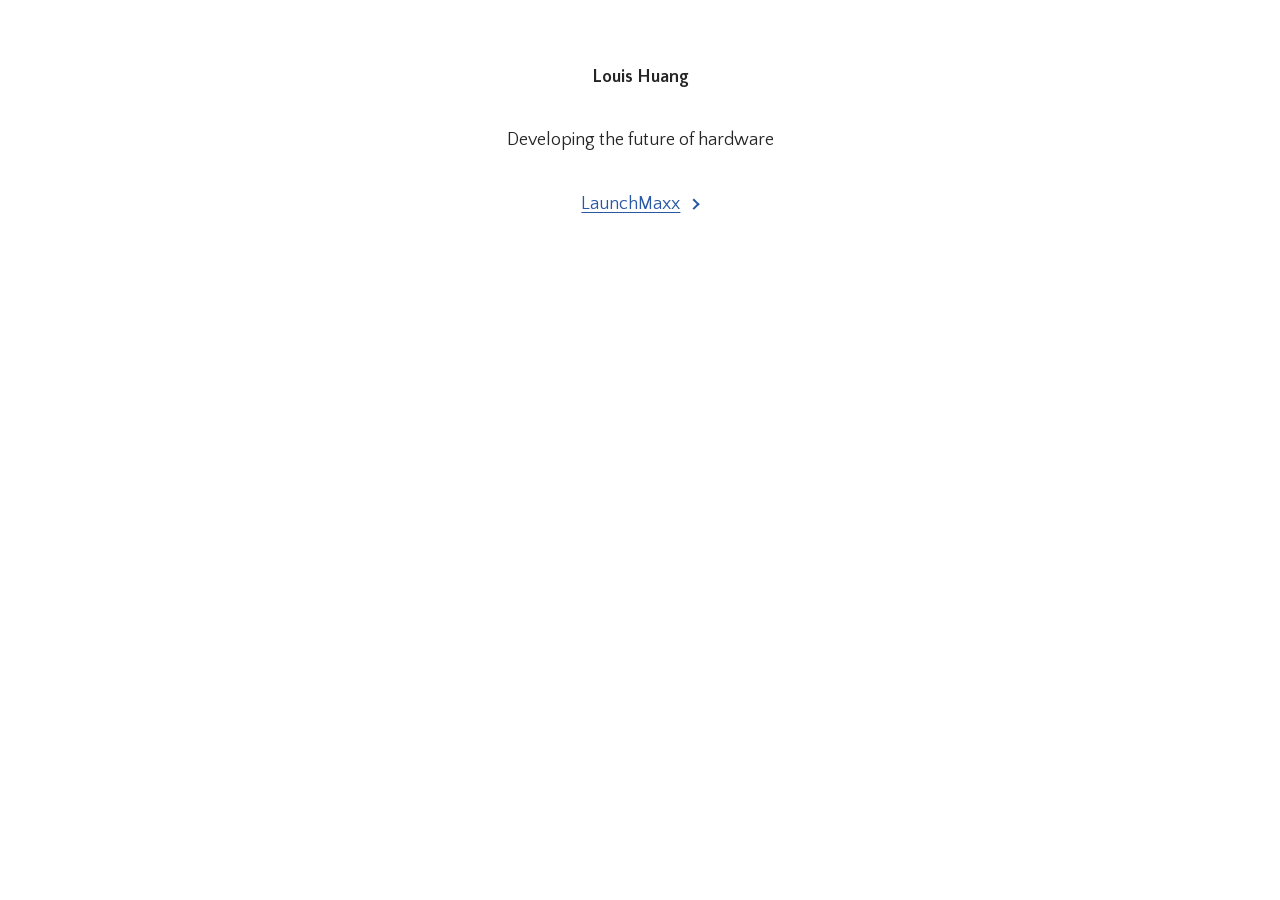
<file: index.html>
<!doctype html>
<html lang="en">
<head>
  <meta charset="utf-8">
  <meta name="viewport" content="width=device-width, initial-scale=1">
  <title>Louis Huang</title>
  <meta name="description" content="Louis Huang is developing the future of hardware at LaunchMaxx.">
  <meta name="theme-color" content="#ffffff">
  <meta property="og:title" content="Louis Huang">
  <meta property="og:description" content="Developing the future of hardware at LaunchMaxx.">
  <meta property="og:type" content="website">
  <link rel="icon" href="assets/favicon.svg" type="image/svg+xml">
  <link rel="stylesheet" href="assets/fonts/quattrocento-sans.css">
  <link rel="stylesheet" href="home.css?v=3">
</head>
<body>
  <main class="home">
    <h1>Louis Huang</h1>
    <p class="intro">Developing the future of hardware</p>
    <details class="portfolio">
      <summary>LaunchMaxx</summary>
      <ul class="brands" aria-label="LaunchMaxx brands and projects">
        <li><a href="https://eazeye.com/">Eazeye</a></li>
        <li><a href="https://www.stellarlcd.com/">Stellar Displays</a></li>
        <li><a href="https://useinkleaf.com/">InkLeaf</a></li>
        <li><a href="https://arduview.com/">ArduView</a></li>
        <li>MED Tablet</li>
      </ul>
      <a class="company" href="projects.html#launchmaxx">About LaunchMaxx</a>
    </details>
  </main>
</body>
</html>
</file>
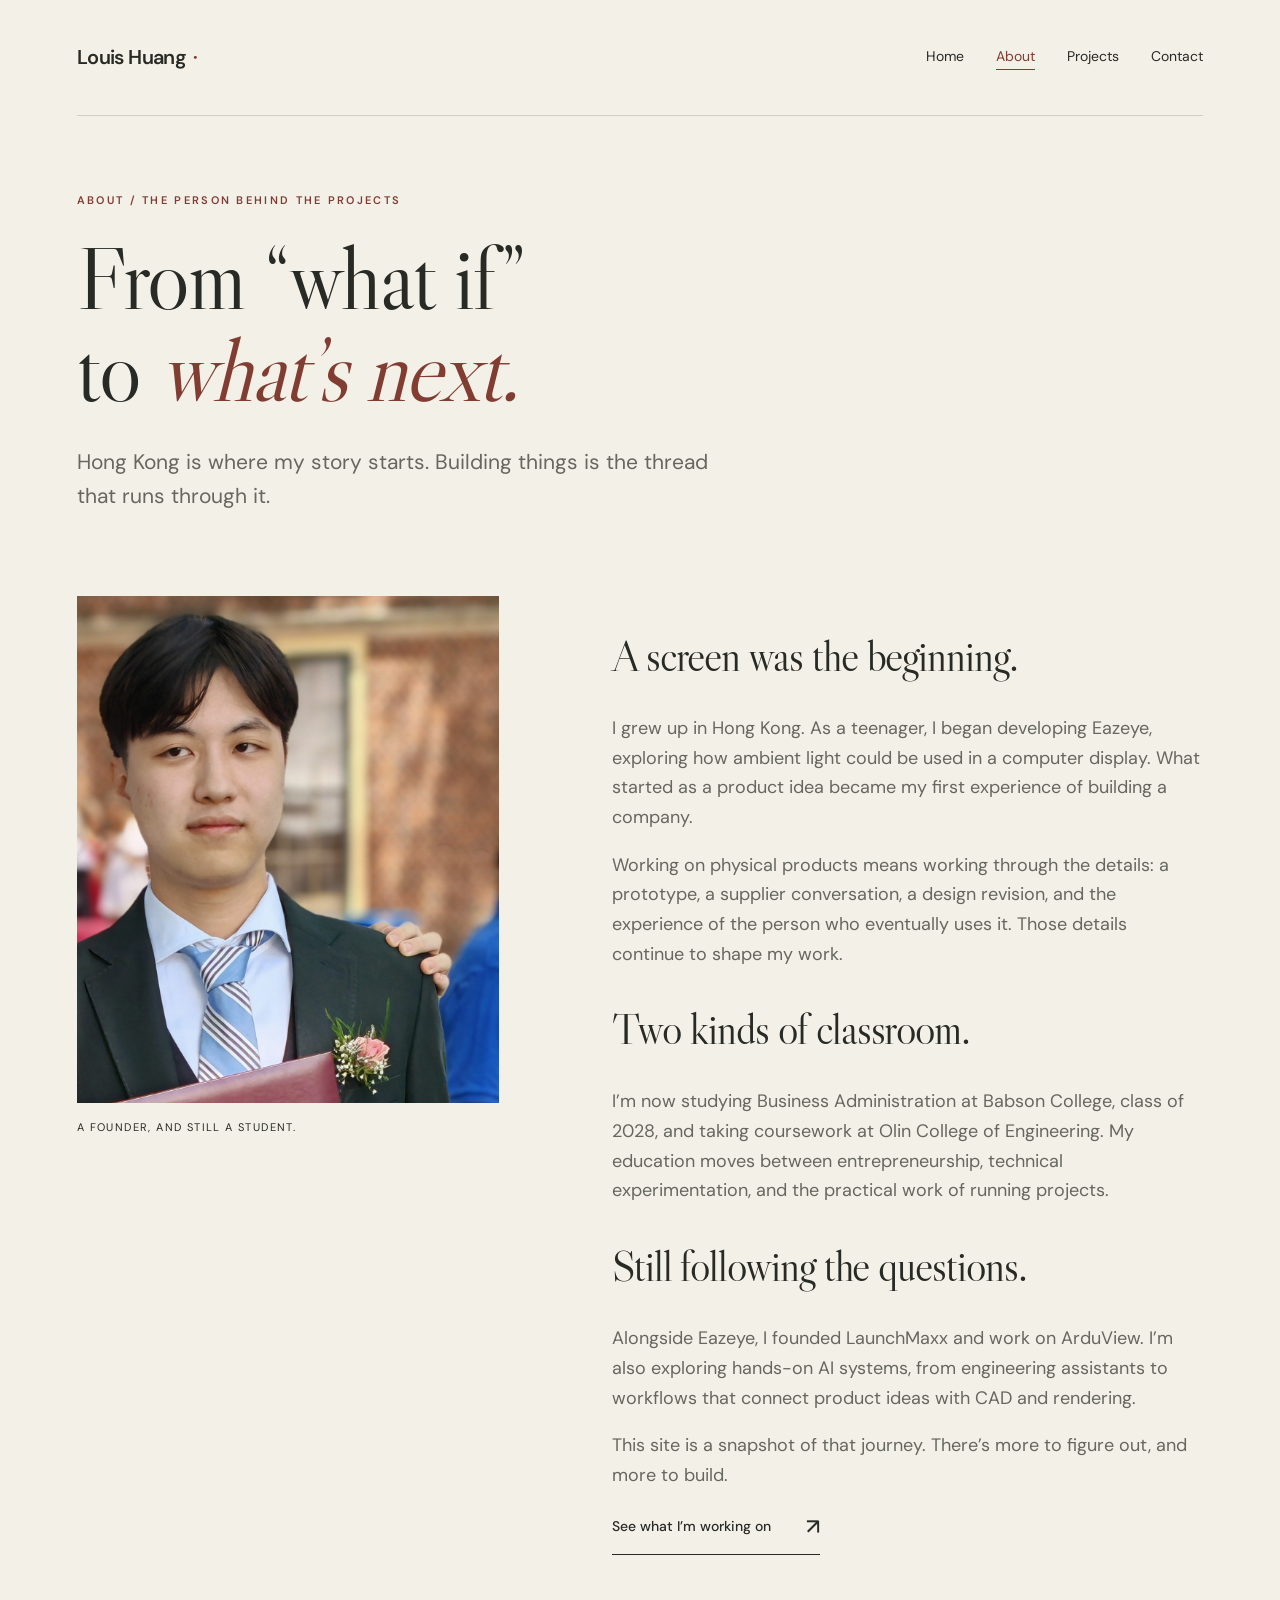
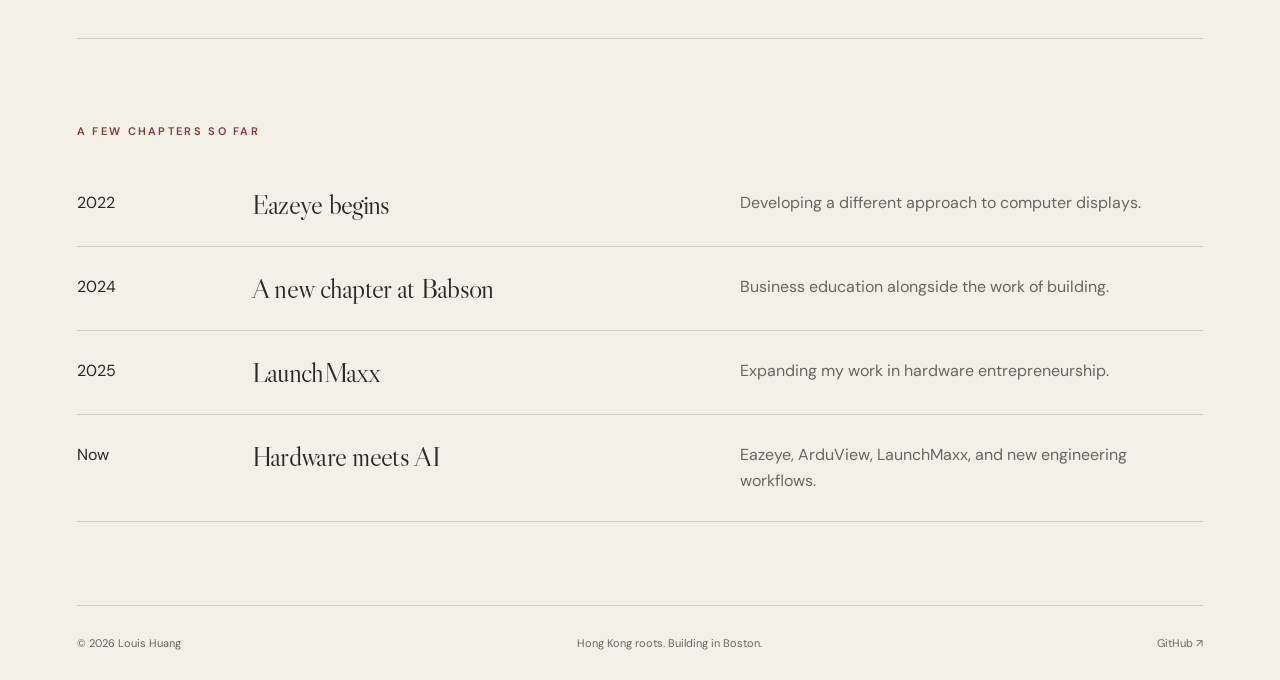
<file: about.html>
<!doctype html><html lang="en"><head><meta charset="utf-8"><meta name="viewport" content="width=device-width,initial-scale=1"><meta name="description" content="From Hong Kong to Babson: the story behind Louis Huang’s work in displays, hardware, entrepreneurship and AI."><meta name="theme-color" content="#f3f0e8"><title>My story — Louis Huang</title><link rel="icon" href="assets/favicon.svg" type="image/svg+xml"><link rel="stylesheet" href="style.css?v=portrait2"></head><body><a class="skip" href="#main">Skip to content</a><div class="shell"><header><a class="brand" href="index.html">Louis Huang<span>·</span></a><nav aria-label="Main navigation"><a href="index.html">Home</a><a href="about.html" aria-current="page">About</a><a href="projects.html">Projects</a><a href="contact.html">Contact</a></nav></header><main id="main"><div class="page-title"><p class="eyebrow">About / The person behind the projects</p><h1>From “what if”<br>to <em>what’s next.</em></h1><p class="lead">Hong Kong is where my story starts. Building things is the thread that runs through it.</p></div><section class="story"><div><div class="portrait portrait-crop"><img src="assets/louis-graduation.jpg" alt="Louis Huang in a suit at his graduation" width="3072" height="4096"></div><p class="caption">A founder, and still a student.</p></div><div class="story-copy"><h2>A screen was the beginning.</h2><p>I grew up in Hong Kong. As a teenager, I began developing Eazeye, exploring how ambient light could be used in a computer display. What started as a product idea became my first experience of building a company.</p><p>Working on physical products means working through the details: a prototype, a supplier conversation, a design revision, and the experience of the person who eventually uses it. Those details continue to shape my work.</p><h2>Two kinds of classroom.</h2><p>I’m now studying Business Administration at Babson College, class of 2028, and taking coursework at Olin College of Engineering. My education moves between entrepreneurship, technical experimentation, and the practical work of running projects.</p><h2>Still following the questions.</h2><p>Alongside Eazeye, I founded LaunchMaxx and work on ArduView. I’m also exploring hands-on AI systems, from engineering assistants to workflows that connect product ideas with CAD and rendering.</p><p>This site is a snapshot of that journey. There’s more to figure out, and more to build.</p><a class="text-link" href="projects.html">See what I’m working on <span>↗</span></a></div></section><section class="timeline"><p class="eyebrow">A few chapters so far</p><div class="timeline-row"><span>2022</span><h3>Eazeye begins</h3><p>Developing a different approach to computer displays.</p></div><div class="timeline-row"><span>2024</span><h3>A new chapter at Babson</h3><p>Business education alongside the work of building.</p></div><div class="timeline-row"><span>2025</span><h3>LaunchMaxx</h3><p>Expanding my work in hardware entrepreneurship.</p></div><div class="timeline-row"><span>Now</span><h3>Hardware meets AI</h3><p>Eazeye, ArduView, LaunchMaxx, and new engineering workflows.</p></div></section></main><footer><span>© 2026 Louis Huang</span><span>Hong Kong roots. Building in Boston.</span><a href="https://github.com/louishuanghello-cmd" target="_blank" rel="noopener noreferrer">GitHub ↗</a></footer></div></body></html>
</file>
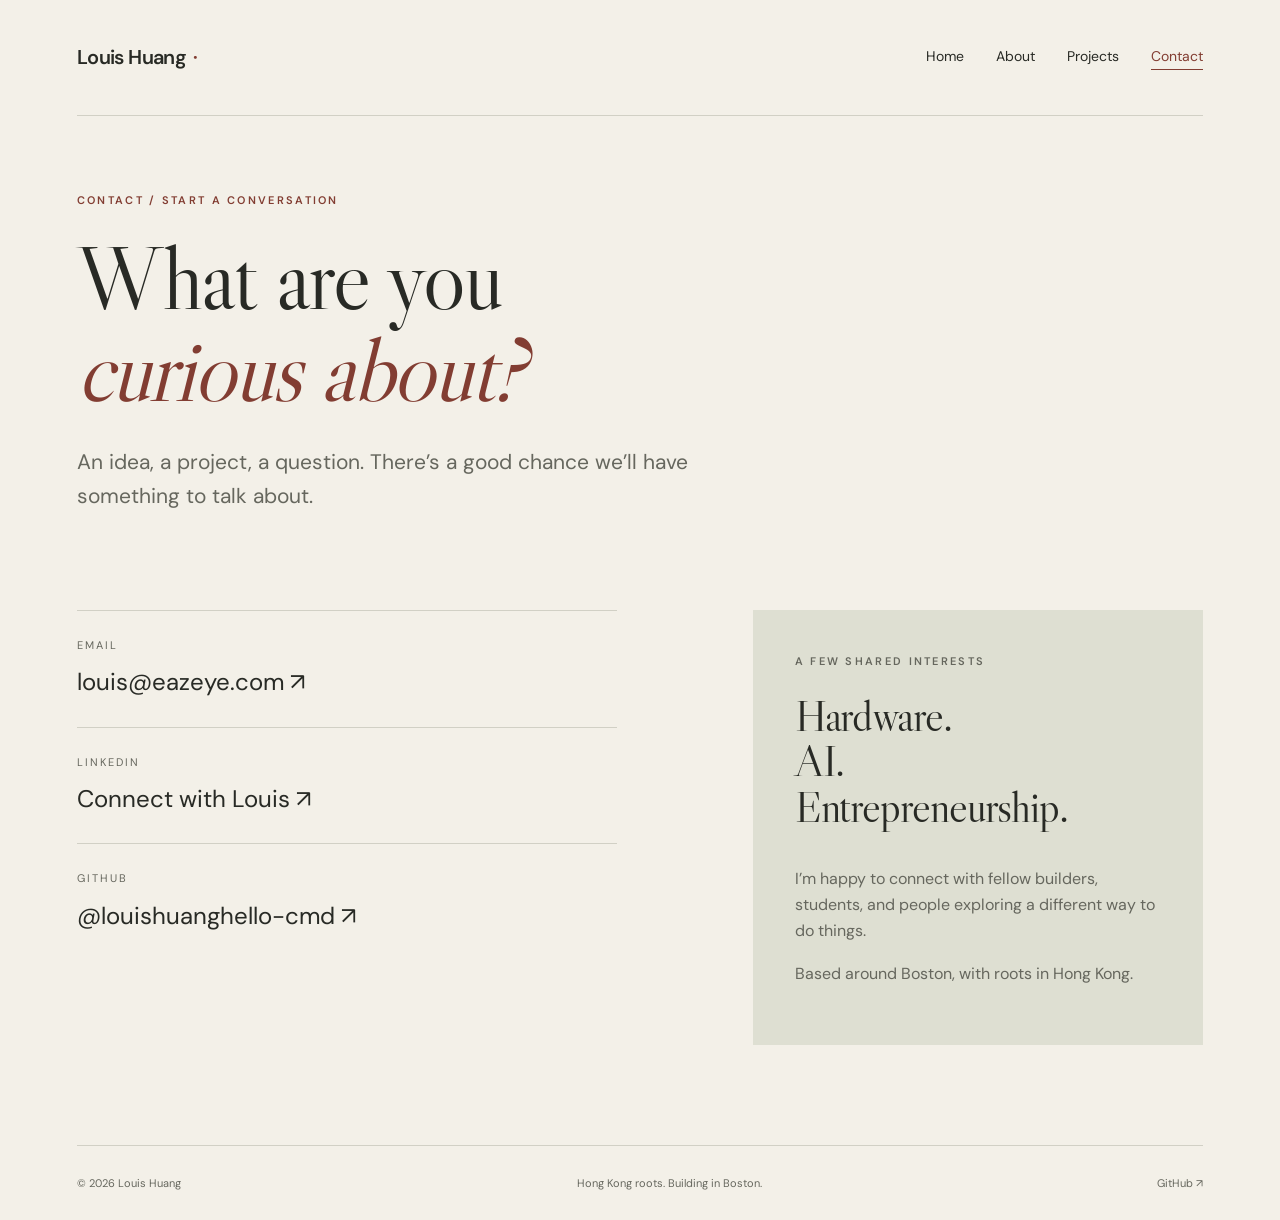
<file: contact.html>
<!doctype html><html lang="en"><head><meta charset="utf-8"><meta name="viewport" content="width=device-width,initial-scale=1"><meta name="description" content="Get in touch with Louis Huang about hardware, AI, entrepreneurship or a new collaboration."><meta name="theme-color" content="#f3f0e8"><title>Contact — Louis Huang</title><link rel="icon" href="assets/favicon.svg" type="image/svg+xml"><link rel="stylesheet" href="style.css"></head><body><a class="skip" href="#main">Skip to content</a><div class="shell"><header><a class="brand" href="index.html">Louis Huang<span>·</span></a><nav aria-label="Main navigation"><a href="index.html">Home</a><a href="about.html">About</a><a href="projects.html">Projects</a><a href="contact.html" aria-current="page">Contact</a></nav></header><main id="main"><div class="page-title"><p class="eyebrow">Contact / Start a conversation</p><h1>What are you<br><em>curious about?</em></h1><p class="lead">An idea, a project, a question. There’s a good chance we’ll have something to talk about.</p></div><section class="contact-layout"><div><a class="contact-item" href="mailto:louis@eazeye.com"><small>Email</small><strong>louis@eazeye.com ↗</strong></a><a class="contact-item" href="https://www.linkedin.com/in/louis-huang-860163241" target="_blank" rel="noopener noreferrer"><small>LinkedIn</small><strong>Connect with Louis ↗</strong></a><a class="contact-item" href="https://github.com/louishuanghello-cmd" target="_blank" rel="noopener noreferrer"><small>GitHub</small><strong>@louishuanghello-cmd ↗</strong></a></div><aside class="contact-note"><p class="eyebrow">A few shared interests</p><h2>Hardware.<br>AI.<br>Entrepreneurship.</h2><p>I’m happy to connect with fellow builders, students, and people exploring a different way to do things.</p><p>Based around Boston, with roots in Hong Kong.</p></aside></section></main><footer><span>© 2026 Louis Huang</span><span>Hong Kong roots. Building in Boston.</span><a href="https://github.com/louishuanghello-cmd" target="_blank" rel="noopener noreferrer">GitHub ↗</a></footer></div></body></html>
</file>
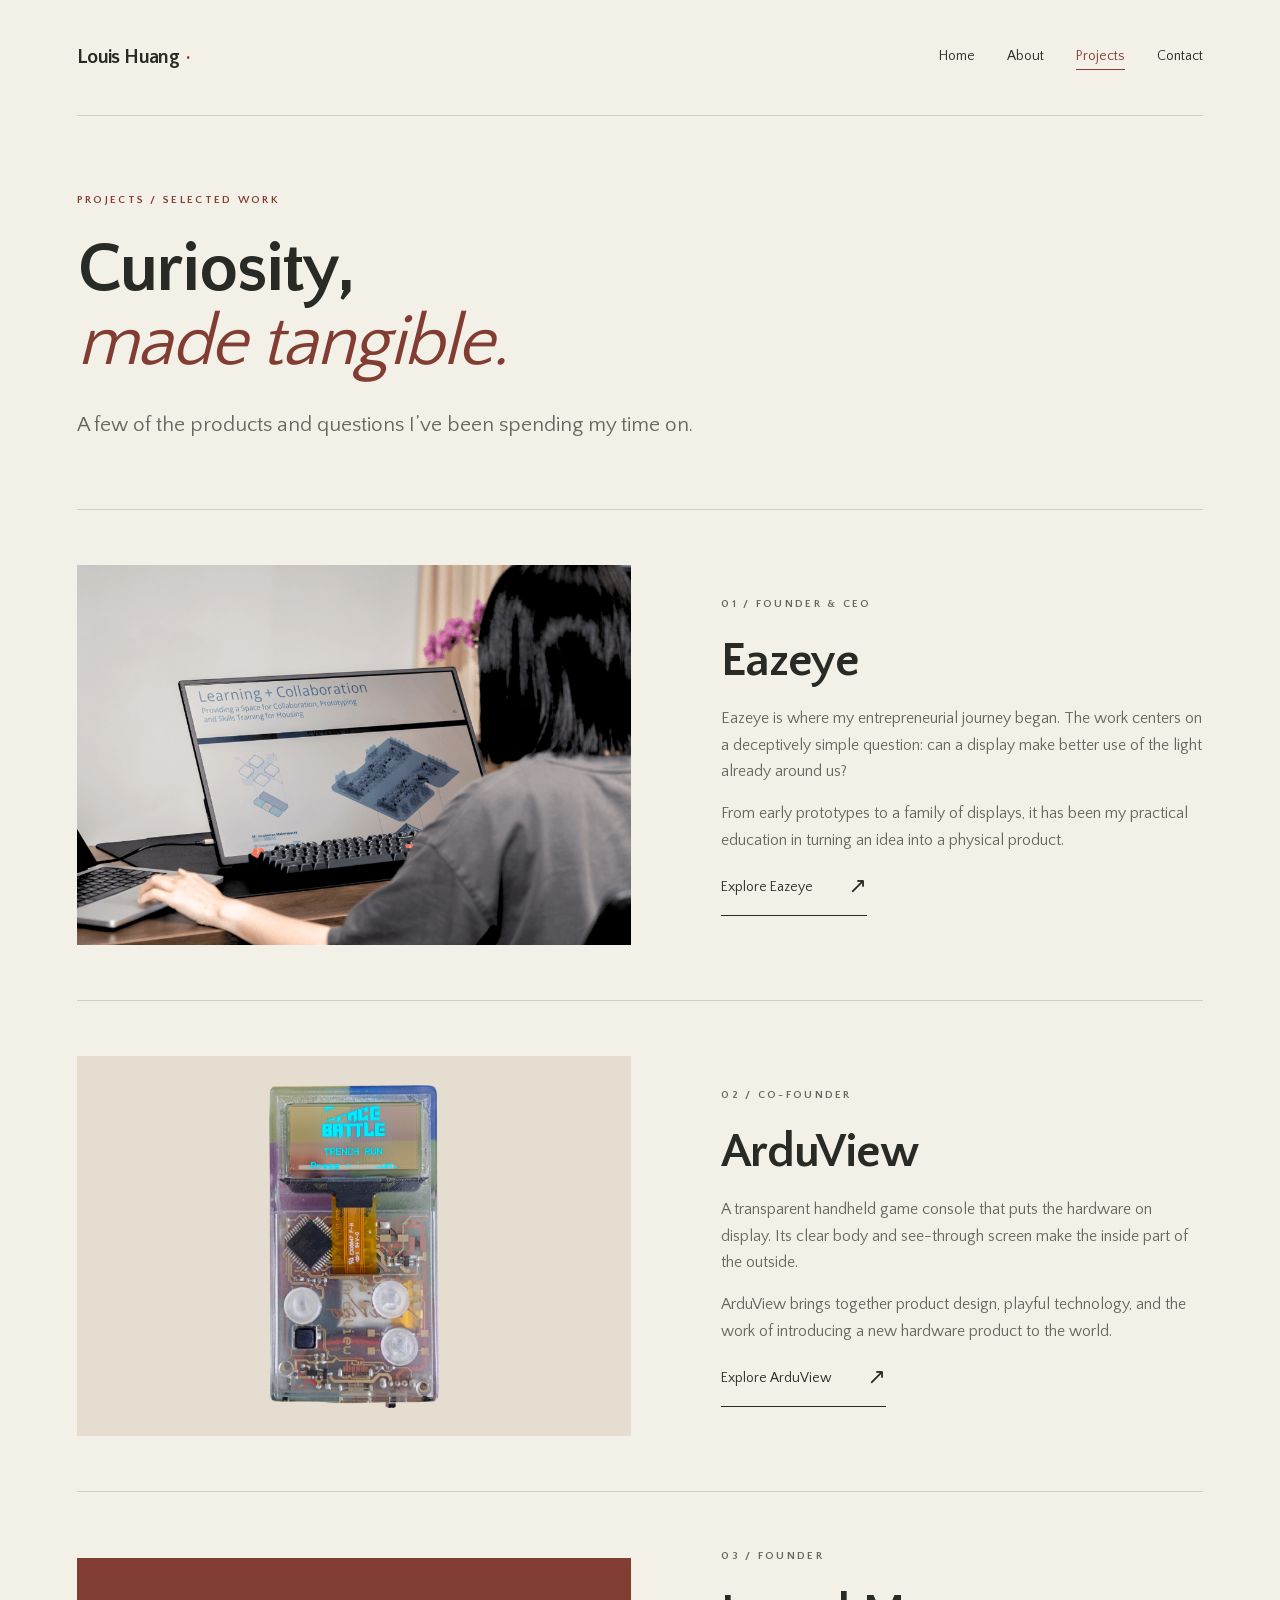
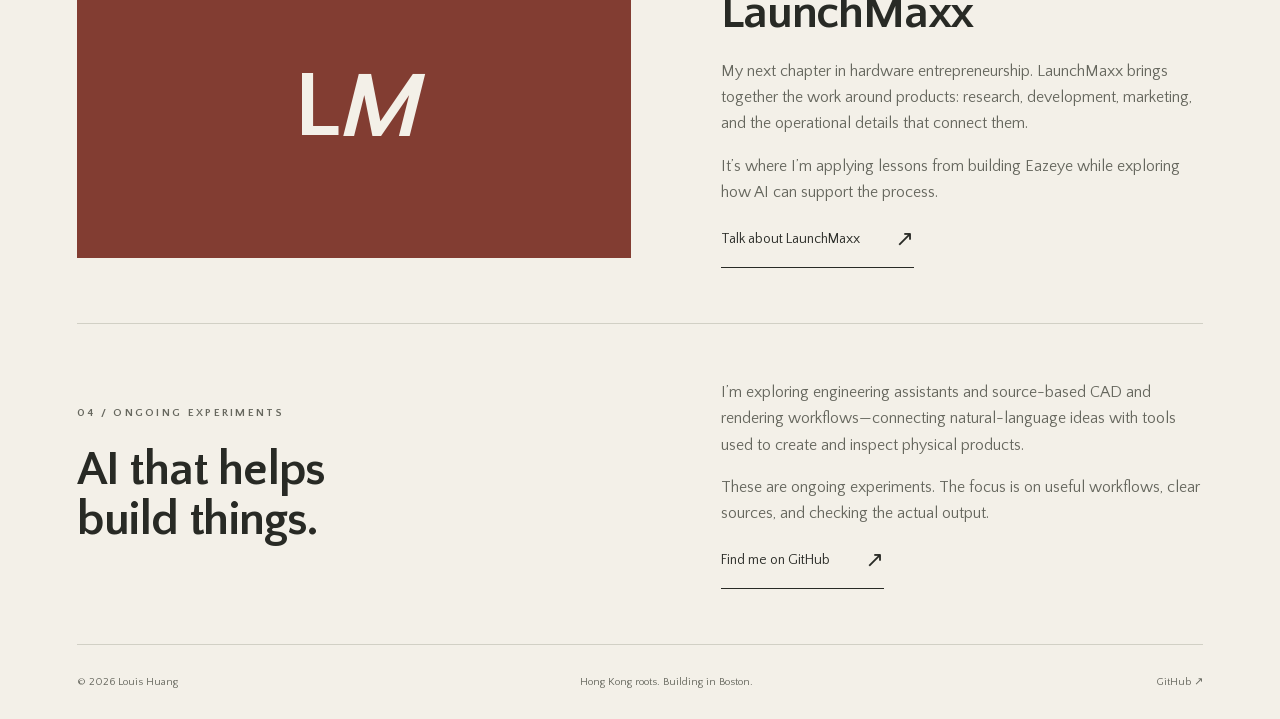
<file: projects.html>
<!doctype html><html lang="en"><head><meta charset="utf-8"><meta name="viewport" content="width=device-width,initial-scale=1"><meta name="description" content="Explore Louis Huang’s work on Eazeye, ArduView, LaunchMaxx and AI engineering workflows."><meta name="theme-color" content="#f3f0e8"><title>Projects — Louis Huang</title><link rel="icon" href="assets/favicon.svg" type="image/svg+xml"><link rel="stylesheet" href="assets/fonts/quattrocento-sans.css"><link rel="stylesheet" href="style.css?v=projects-font"></head><body class="projects-page"><a class="skip" href="#main">Skip to content</a><div class="shell"><header><a class="brand" href="index.html">Louis Huang<span>·</span></a><nav aria-label="Main navigation"><a href="index.html">Home</a><a href="about.html">About</a><a href="projects.html" aria-current="page">Projects</a><a href="contact.html">Contact</a></nav></header><main id="main"><div class="page-title"><p class="eyebrow">Projects / Selected work</p><h1>Curiosity,<br><em>made tangible.</em></h1><p class="lead">A few of the products and questions I’ve been spending my time on.</p></div><section class="project-long" id="eazeye"><div class="project-media"><img src="assets/eazeye.png" alt="Eazeye monitor in use"></div><div><p class="eyebrow">01 / Founder & CEO</p><h2>Eazeye</h2><p>Eazeye is where my entrepreneurial journey began. The work centers on a deceptively simple question: can a display make better use of the light already around us?</p><p>From early prototypes to a family of displays, it has been my practical education in turning an idea into a physical product.</p><a class="text-link" href="https://eazeye.com" target="_blank" rel="noopener noreferrer">Explore Eazeye <span>↗</span></a></div></section><section class="project-long" id="arduview"><div class="project-media ardu"><img src="assets/arduview.png" alt="ArduView clear handheld game console" loading="lazy"></div><div><p class="eyebrow">02 / Co-founder</p><h2>ArduView</h2><p>A transparent handheld game console that puts the hardware on display. Its clear body and see-through screen make the inside part of the outside.</p><p>ArduView brings together product design, playful technology, and the work of introducing a new hardware product to the world.</p><a class="text-link" href="https://arduview.com" target="_blank" rel="noopener noreferrer">Explore ArduView <span>↗</span></a></div></section><section class="project-long" id="launchmaxx"><div class="letter-art" aria-label="LaunchMaxx">L<span style="font-style:italic">M</span></div><div><p class="eyebrow">03 / Founder</p><h2>LaunchMaxx</h2><p>My next chapter in hardware entrepreneurship. LaunchMaxx brings together the work around products: research, development, marketing, and the operational details that connect them.</p><p>It’s where I’m applying lessons from building Eazeye while exploring how AI can support the process.</p><a class="text-link" href="contact.html">Talk about LaunchMaxx <span>↗</span></a></div></section><section class="project-long" id="experiments"><div><p class="eyebrow">04 / Ongoing experiments</p><h2>AI that helps<br>build things.</h2></div><div><p>I’m exploring engineering assistants and source-based CAD and rendering workflows—connecting natural-language ideas with tools used to create and inspect physical products.</p><p>These are ongoing experiments. The focus is on useful workflows, clear sources, and checking the actual output.</p><a class="text-link" href="https://github.com/louishuanghello-cmd" target="_blank" rel="noopener noreferrer">Find me on GitHub <span>↗</span></a></div></section></main><footer><span>© 2026 Louis Huang</span><span>Hong Kong roots. Building in Boston.</span><a href="https://github.com/louishuanghello-cmd" target="_blank" rel="noopener noreferrer">GitHub ↗</a></footer></div></body></html>
</file>
<file: assets/fonts/quattrocento-sans.css>
@font-face {
  font-family: "Quattrocento Sans";
  src: url("quattrocento-sans-regular.woff2") format("woff2");
  font-style: normal;
  font-weight: 400;
  font-display: swap;
}

@font-face {
  font-family: "Quattrocento Sans";
  src: url("quattrocento-sans-bold.woff2") format("woff2");
  font-style: normal;
  font-weight: 700;
  font-display: swap;
}
</file>
<file: home.css>
:root {
  color-scheme: light;
  --paper: #fff;
  --ink: #252525;
  --link: #2857a4;
}

body {
  margin: 0;
  background: var(--paper);
  color: var(--ink);
  font: 1.125rem / 1.5 "Quattrocento Sans", system-ui, sans-serif;
}

.home {
  max-inline-size: 40rem;
  margin-inline: auto;
  padding: clamp(2.75rem, 7vw, 4rem) 1.5rem 3rem;
  text-align: center;
}

h1 {
  margin: 0;
  font-size: inherit;
  font-weight: 700;
}

.intro {
  margin: 2.25rem auto 0;
  text-wrap: pretty;
}

.portfolio {
  margin-block-start: 2rem;
}

.portfolio > summary {
  display: inline-flex;
  align-items: center;
  gap: 0.55em;
  min-block-size: 2.25rem;
  padding-inline: 0.375rem;
  list-style: none;
  cursor: pointer;
  color: var(--link);
  text-decoration: underline;
  text-underline-offset: 0.14em;
}

.portfolio > summary::-webkit-details-marker {
  display: none;
}

.portfolio > summary::after {
  content: "";
  inline-size: 0.35em;
  block-size: 0.35em;
  border-inline-end: 2px solid;
  border-block-end: 2px solid;
  transform: rotate(-45deg);
}

.portfolio[open] > summary::after {
  transform: translateY(-0.08em) rotate(45deg);
}

.brands {
  margin: 0.5rem 0 0;
  padding: 0;
  list-style: none;
}

.brands li {
  min-block-size: 2.0625rem;
  line-height: 2.0625rem;
}

.brands a {
  padding-block: 0;
}

.company {
  margin-block-start: 0.5rem;
}

a {
  display: inline-block;
  padding-block: 0.1875rem;
  color: var(--link);
  text-underline-offset: 0.14em;
}

a:hover,
.portfolio > summary:hover {
  text-decoration-thickness: 2px;
}

a:focus-visible,
.portfolio > summary:focus-visible {
  outline: 2px solid currentColor;
  outline-offset: 3px;
}

::selection {
  background: #dae7ff;
  color: var(--ink);
}
</file>
<file: style.css>
@import url('https://fonts.googleapis.com/css2?family=DM+Sans:wght@400;500;600;700&family=Libre+Caslon+Display&display=swap');
:root{--paper:#f3f0e8;--ink:#282a25;--muted:#66675e;--line:#d1d0c5;--accent:#823d32;--sage:#dedfd2}*{box-sizing:border-box}html{scroll-behavior:smooth}body{margin:0;background:var(--paper);color:var(--ink);font:16px/1.65 'DM Sans',sans-serif}a{color:inherit;text-decoration:none}a:hover{color:var(--accent)}a:focus-visible,button:focus-visible{outline:3px solid var(--accent);outline-offset:6px}img{display:block;max-width:100%}.shell{max-width:1320px;margin:auto;padding:0 6%}header{height:116px;display:flex;align-items:center;justify-content:space-between;border-bottom:1px solid var(--line);gap:24px}.brand{font-size:20px;font-weight:600;letter-spacing:-.6px}.brand span{color:var(--accent);margin-left:7px}nav{display:flex;gap:32px;font-size:14px}nav a[aria-current=page]{border-bottom:1px solid var(--accent);color:var(--accent)}.eyebrow{font-size:11px;text-transform:uppercase;letter-spacing:2.3px;font-weight:600;color:var(--accent);margin:0 0 23px}h1,h2,h3,p{margin-top:0}h1,h2,h3{font-family:'Libre Caslon Display',Georgia,serif;font-weight:400;line-height:1.03;letter-spacing:-1.8px}h1{font-size:clamp(60px,7.7vw,108px);margin-bottom:28px}h2{font-size:clamp(42px,5vw,66px)}h3{font-size:38px;letter-spacing:-.8px}em{font-weight:400;color:var(--accent)}.hero{display:grid;grid-template-columns:1.25fr 1fr;gap:9%;padding:84px 0 72px;align-items:center}.hero p.lead{max-width:480px;color:var(--muted);font-size:18px;line-height:1.8}.hero-portrait{position:relative;padding:0 0 26px 24px}.hero-portrait:before{content:'';position:absolute;inset:30px 24px 0 0;background:var(--sage);z-index:-1}.portrait{width:100%;aspect-ratio:4/5;object-fit:cover;object-position:center;filter:saturate(.62)}.caption{display:flex;justify-content:space-between;font-size:11px;letter-spacing:1.4px;text-transform:uppercase;margin-top:15px}.text-link{display:inline-flex;gap:35px;align-items:center;border-bottom:1px solid var(--ink);padding-bottom:9px;font-size:14px;font-weight:500}.text-link span{font-size:22px}.hero .text-link{margin-top:18px}.index-line{border-top:1px solid var(--line);border-bottom:1px solid var(--line);display:flex;justify-content:space-between;gap:20px;padding:21px 0;font-size:11px;text-transform:uppercase;letter-spacing:1.5px;color:var(--muted)}section{padding:83px 0}.section-top{display:flex;justify-content:space-between;align-items:flex-end;gap:24px;margin-bottom:38px}.section-top h2{margin:0}.intro{display:grid;grid-template-columns:1fr 1.2fr;gap:12%;border-bottom:1px solid var(--line)}.intro p{font-size:21px;line-height:1.7}.muted{color:var(--muted)}.projects-grid{display:grid;grid-template-columns:1fr 1fr;gap:34px}.project-media{height:315px;background:#e1e4d8;display:flex;align-items:center;justify-content:center;overflow:hidden;margin-bottom:24px}.project-media img{width:100%;height:100%;object-fit:cover;transition:transform .4s}.project:hover img{transform:scale(1.025)}.project-media.ardu{background:#e6ddd1}.project-media.ardu img{width:85%;height:85%;object-fit:contain}.project-meta{display:flex;justify-content:space-between;gap:12px;font-size:11px;text-transform:uppercase;letter-spacing:1.7px;color:var(--muted);margin-bottom:13px}.project h3{margin-bottom:12px}.project p{color:var(--muted);max-width:480px}.callout{display:grid;grid-template-columns:1.2fr 1fr;gap:12%;border-top:1px solid var(--line);align-items:center}.callout h2{margin-bottom:0}.callout p{color:var(--muted)}footer{display:flex;justify-content:space-between;gap:24px;padding:28px 0;border-top:1px solid var(--line);font-size:11px;color:var(--muted)}.page-title{padding:75px 0 45px;max-width:1000px}.page-title h1{font-size:clamp(60px,7vw,90px)}.page-title .lead{font-size:21px;max-width:650px;color:var(--muted)}.story{display:grid;grid-template-columns:1fr 1.4fr;gap:10%;padding-top:16px}.story .portrait{aspect-ratio:1/1.2}.story-copy p{font-size:18px;color:var(--muted)}.story-copy h2{font-size:43px;margin-top:38px}.timeline{border-top:1px solid var(--line)}.timeline-row{display:grid;grid-template-columns:150px 1fr 1fr;gap:25px;padding:27px 0;border-bottom:1px solid var(--line)}.timeline-row p{margin:0;color:var(--muted)}.timeline-row h3{font-size:28px;margin:0}.project-long{display:grid;grid-template-columns:1.15fr 1fr;gap:8%;align-items:center;padding:55px 0;border-top:1px solid var(--line)}.project-long .project-media{height:380px;margin:0}.project-long p{color:var(--muted)}.project-long h2{font-size:52px;margin-bottom:20px}.letter-art{background:var(--accent);color:var(--paper);height:300px;display:flex;align-items:center;justify-content:center;font:94px 'Libre Caslon Display',Georgia,serif;letter-spacing:-5px}.contact-layout{display:grid;grid-template-columns:1.2fr 1fr;gap:12%;padding:30px 0 100px}.contact-item{display:block;padding:25px 0;border-top:1px solid var(--line)}.contact-item small{display:block;font-size:11px;letter-spacing:2px;color:var(--muted);text-transform:uppercase;margin-bottom:8px}.contact-item strong{font-size:clamp(17px,2vw,24px);font-weight:400}.contact-note{background:var(--sage);padding:42px}.contact-note h2{font-size:44px}.contact-note p{color:var(--muted)}.skip{position:absolute;left:20px;top:-100px;background:var(--ink);color:white;padding:8px;z-index:20}.skip:focus{top:10px}@media(prefers-reduced-motion:reduce){html{scroll-behavior:auto}*{transition:none!important}}@media(max-width:760px){.shell{padding:0 6%}header{height:auto;min-height:100px;flex-wrap:wrap;padding:23px 0;gap:18px}nav{gap:24px;font-size:13px}.hero{grid-template-columns:1fr;gap:40px;padding:48px 0}.hero h1{max-width:590px}.hero-portrait{max-width:450px;margin:0 auto;width:100%}.portrait{aspect-ratio:5/4;object-position:center 35%}.index-line{flex-wrap:wrap;font-size:11px}.intro,.callout,.story,.contact-layout,.project-long{grid-template-columns:1fr;gap:28px}section{padding:52px 0}.projects-grid{grid-template-columns:1fr;gap:40px}.project-media,.project-long .project-media{height:300px}.section-top{align-items:start;flex-direction:column}.timeline-row{grid-template-columns:80px 1fr}.timeline-row p{grid-column:2}.page-title{padding-top:48px}.page-title h1{font-size:60px}.story{padding-top:0}.story .portrait{max-width:400px;aspect-ratio:1}.contact-note{padding:30px}footer{flex-wrap:wrap}.project-long{padding:38px 0}.hero p.lead{font-size:17px}}

.skip:hover{color:#fff}.hero-portrait{margin:0}h1,h2,h3{letter-spacing:-.025em}

/* Portrait framing keeps the original photograph intact. */
.portrait-crop{position:relative;overflow:hidden;filter:none}.portrait-crop img{position:absolute;width:265%;max-width:none;height:auto;left:-141%;top:-2%;filter:saturate(.85)}
@media(max-width:760px){.portrait-crop{aspect-ratio:4/5}.story .portrait-crop{aspect-ratio:4/5}}

.projects-page {
  font-family: "Quattrocento Sans", system-ui, sans-serif;
}

.projects-page :is(h1, h2, .letter-art) {
  font-family: inherit;
  font-weight: 700;
}

.projects-page .page-title h1 {
  font-size: clamp(2.5rem, 6vw, 4.5rem);
}

.projects-page .project-long h2 {
  font-size: clamp(2rem, 4.5vw, 3rem);
}
</file>
